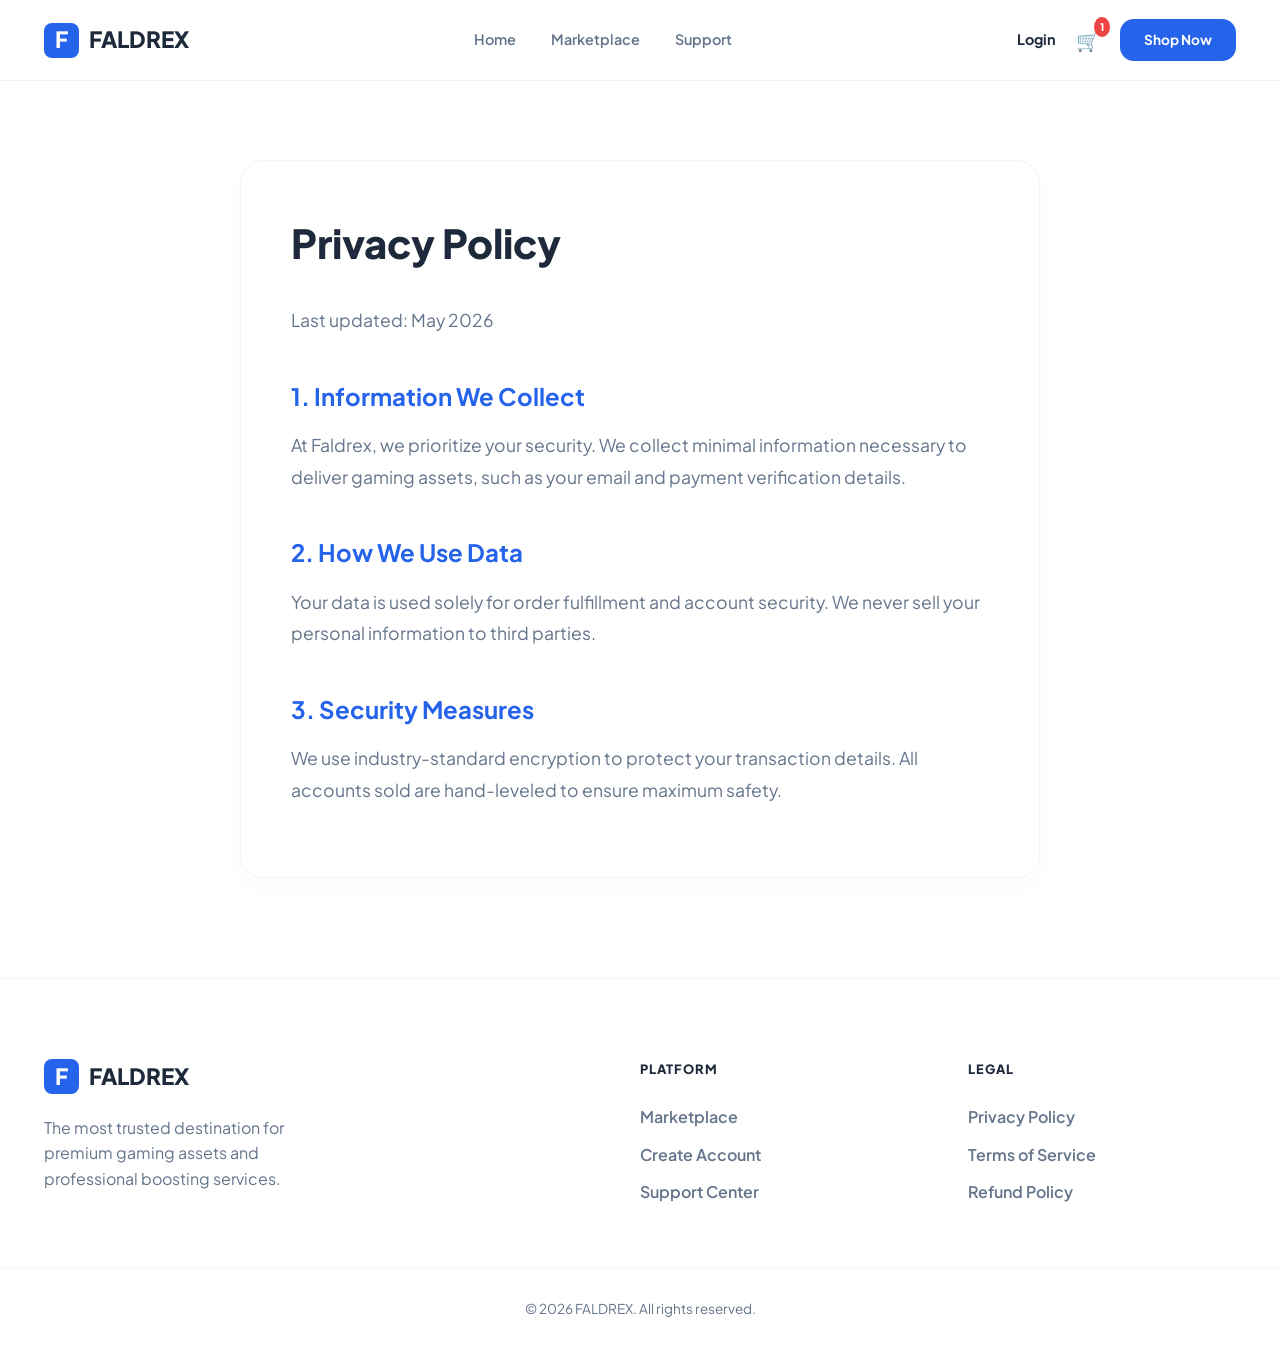
<file: about.html>
<!DOCTYPE html>
<html lang="en">
<head>
    <meta charset="UTF-8">
    <meta name="viewport" content="width=device-width, initial-scale=1.0">
    <title>Privacy Policy | FALDREX</title>
    <link href="https://fonts.googleapis.com/css2?family=Plus+Jakarta+Sans:wght@400;600;800&display=swap" rel="stylesheet">
    <link rel="stylesheet" href="style.css">
    <style>
        .legal-page { padding: 160px 0 100px; }
        .legal-content { max-width: 800px; margin: 0 auto; background: white; padding: 50px; border-radius: 24px; border: 1px solid #f1f5f9; box-shadow: 0 10px 30px rgba(0,0,0,0.02); }
        .legal-content h1 { font-size: 2.5rem; font-weight: 800; margin-bottom: 30px; color: var(--text-main); }
        .legal-content h2 { font-size: 1.5rem; font-weight: 700; margin-top: 40px; margin-bottom: 15px; color: var(--primary); }
        .legal-content p { color: var(--text-muted); margin-bottom: 20px; font-size: 1.1rem; line-height: 1.8; }
        .legal-content ul { margin-bottom: 25px; padding-left: 20px; color: var(--text-muted); }
        .legal-content li { margin-bottom: 10px; }
    </style>
</head>
<body>

    <header class="main-header">
    <div class="container nav-bar">
        <a href="index.html" class="logo">
            <div class="logo-mark">F</div> FALDREX
        </a>

        <nav class="desktop-nav">
            <a href="index.html">Home</a>
            <a href="marketplace.html">Marketplace</a>
            <a href="contact.html">Support</a>
        </nav>

        <div class="header-actions">
            <a href="auth.html" class="btn-login-link">Login</a>
            <a href="profile.html" class="user-avatar-link" style="display: none;">
                <div class="user-avatar-small">M</div>
            </a>
            <a href="checkout.html" class="cart-icon">
                🛒 <span class="cart-count">1</span>
            </a>
            <a href="marketplace.html" class="btn-primary-small">Shop Now</a>
        </div>
    </div>
    </header>
    
    <main class="legal-page">
        <div class="container">
            <article class="legal-content">
                <h1>Privacy Policy</h1>
                <p>Last updated: May 2026</p>
                
                <h2>1. Information We Collect</h2>
                <p>At Faldrex, we prioritize your security. We collect minimal information necessary to deliver gaming assets, such as your email and payment verification details.</p>
                
                <h2>2. How We Use Data</h2>
                <p>Your data is used solely for order fulfillment and account security. We never sell your personal information to third parties.</p>

                <h2>3. Security Measures</h2>
                <p>We use industry-standard encryption to protect your transaction details. All accounts sold are hand-leveled to ensure maximum safety.</p>
            </article>
        </div>
    </main>

    <footer class="main-footer">
    <div class="container footer-grid">
        <div class="footer-brand">
            <a href="index.html" class="logo"><div class="logo-mark">F</div> FALDREX</a>
            <p>The most trusted destination for premium gaming assets and professional boosting services.</p>
        </div>
        
        <div class="footer-links">
            <h4>Platform</h4>
            <ul>
                <li><a href="marketplace.html">Marketplace</a></li>
                <li><a href="auth.html">Create Account</a></li>
                <li><a href="contact.html">Support Center</a></li>
            </ul>
        </div>

        <div class="footer-links">
            <h4>Legal</h4>
            <ul>
                <li><a href="legal.html">Privacy Policy</a></li>
                <li><a href="legal.html">Terms of Service</a></li>
                <li><a href="legal.html">Refund Policy</a></li>
            </ul>
        </div>
    </div>
    <div class="copyright-bar">
        <div class="container">
            <p>&copy; 2026 FALDREX. All rights reserved.</p>
        </div>
    </div>
    </footer>
    
</body>
</html>
</file>
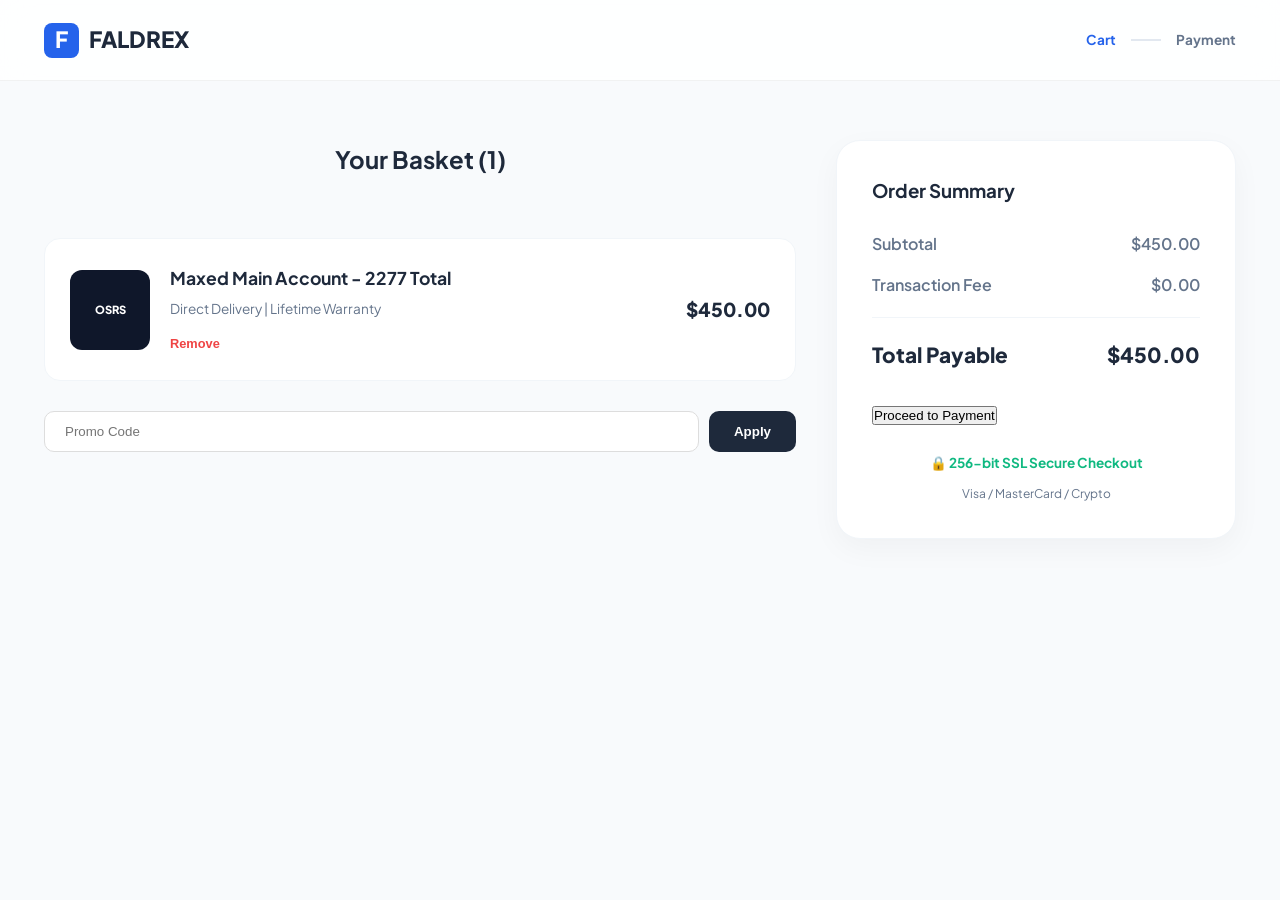
<file: checkout.html>
<!DOCTYPE html>
<html lang="en">
<head>
    <meta charset="UTF-8">
    <meta name="viewport" content="width=device-width, initial-scale=1.0">
    <title>Secure Checkout | FALDREX</title>
    <link href="https://fonts.googleapis.com/css2?family=Plus+Jakarta+Sans:wght@400;600;800&display=swap" rel="stylesheet">
    <link rel="stylesheet" href="style.css">
    <link rel="stylesheet" href="checkout.css">
</head>
<body>

    <header class="main-header">
        <div class="container nav-bar">
            <a href="index.html" class="logo"><div class="logo-mark">F</div> FALDREX</a>
            <div class="checkout-steps">
                <span class="step active">Cart</span>
                <span class="step-line"></span>
                <span class="step">Payment</span>
            </div>
        </div>
    </header>

    <main class="checkout-wrapper">
        <div class="container checkout-grid">
            
            <div class="cart-items-section">
                <h2 class="section-title">Your Basket (1)</h2>
                
                <div class="cart-item-card">
                    <div class="item-img-mini">OSRS</div>
                    <div class="item-info">
                        <h3>Maxed Main Account - 2277 Total</h3>
                        <p>Direct Delivery | Lifetime Warranty</p>
                        <div class="item-controls">
                            <button class="remove-btn">Remove</button>
                        </div>
                    </div>
                    <div class="item-price">$450.00</div>
                </div>

                <div class="promo-box">
                    <input type="text" placeholder="Promo Code">
                    <button class="btn-apply">Apply</button>
                </div>
            </div>

            <aside class="order-summary">
                <div class="summary-card">
                    <h3>Order Summary</h3>
                    <div class="summary-row">
                        <span>Subtotal</span>
                        <span>$450.00</span>
                    </div>
                    <div class="summary-row">
                        <span>Transaction Fee</span>
                        <span>$0.00</span>
                    </div>
                    <hr class="divider">
                    <div class="summary-row total">
                        <span>Total Payable</span>
                        <span>$450.00</span>
                    </div>

                    <button class="btn-primary-full mt-20">Proceed to Payment</button>
                    
                    <div class="secure-info">
                        <p>🔒 256-bit SSL Secure Checkout</p>
                        <div class="payment-icons">
                            <span>Visa / MasterCard / Crypto</span>
                        </div>
                    </div>
                </div>
            </aside>

        </div>
    </main>

</body>
</html>
</file>
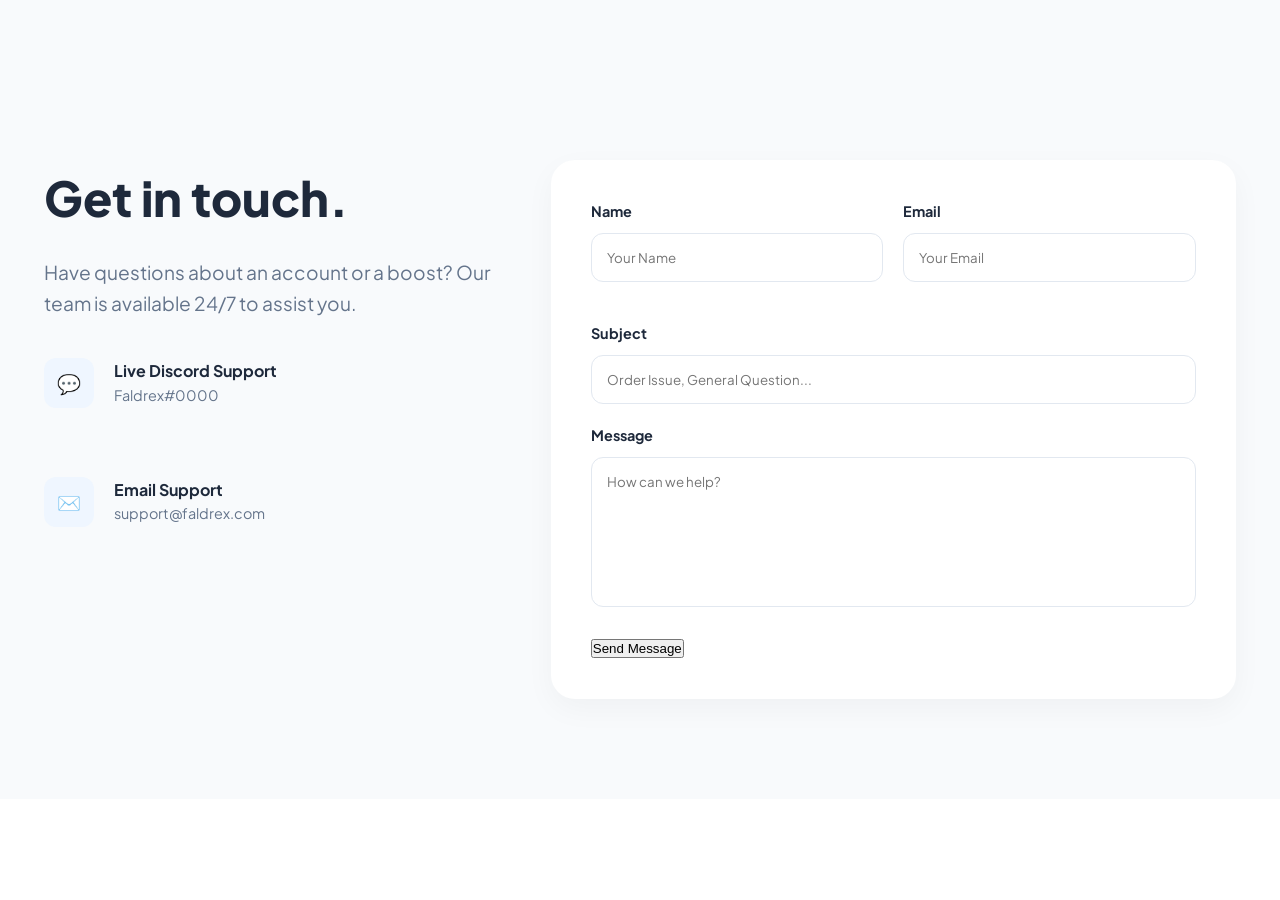
<file: contact.html>
<!DOCTYPE html>
<html lang="en">
<head>
    <meta charset="UTF-8">
    <meta name="viewport" content="width=device-width, initial-scale=1.0">
    <title>Contact Support | FALDREX</title>
    <link href="https://fonts.googleapis.com/css2?family=Plus+Jakarta+Sans:wght@400;600;800&display=swap" rel="stylesheet">
    <link rel="stylesheet" href="style.css">
    <style>
        .contact-page { padding: 160px 0 100px; background: var(--bg-soft); }
        .contact-grid { display: grid; grid-template-columns: 1fr 1.5fr; gap: 50px; align-items: start; }
        .contact-info h1 { font-size: 3rem; font-weight: 800; margin-bottom: 20px; }
        .contact-info p { color: var(--text-muted); font-size: 1.2rem; margin-bottom: 40px; }
        
        .contact-card { background: white; padding: 40px; border-radius: 24px; box-shadow: var(--shadow-subtle); }
        .form-row { display: grid; grid-template-columns: 1fr 1fr; gap: 20px; margin-bottom: 20px; }
        .input-box { margin-bottom: 20px; }
        .input-box label { display: block; font-weight: 700; margin-bottom: 10px; font-size: 0.9rem; }
        .input-box input, .input-box textarea { width: 100%; padding: 15px; border-radius: 12px; border: 1px solid #e2e8f0; font-family: inherit; }
        .input-box textarea { height: 150px; resize: none; }
        
        .contact-method { display: flex; gap: 20px; margin-bottom: 30px; }
        .method-icon { width: 50px; height: 50px; background: var(--primary-light); color: var(--primary); border-radius: 12px; display: flex; align-items: center; justify-content: center; font-size: 1.2rem; }
        .method-text h4 { font-weight: 700; }
        .method-text p { font-size: 0.9rem; color: var(--text-muted); }
    </style>
</head>
<body>
    <main class="contact-page">
        <div class="container contact-grid">
            <div class="contact-info">
                <h1>Get in touch.</h1>
                <p>Have questions about an account or a boost? Our team is available 24/7 to assist you.</p>
                
                <div class="contact-method">
                    <div class="method-icon">💬</div>
                    <div class="method-text">
                        <h4>Live Discord Support</h4>
                        <p>Faldrex#0000</p>
                    </div>
                </div>
                <div class="contact-method">
                    <div class="method-icon">✉️</div>
                    <div class="method-text">
                        <h4>Email Support</h4>
                        <p>support@faldrex.com</p>
                    </div>
                </div>
            </div>

            <div class="contact-card">
                <form>
                    <div class="form-row">
                        <div class="input-box">
                            <label>Name</label>
                            <input type="text" placeholder="Your Name">
                        </div>
                        <div class="input-box">
                            <label>Email</label>
                            <input type="email" placeholder="Your Email">
                        </div>
                    </div>
                    <div class="input-box">
                        <label>Subject</label>
                        <input type="text" placeholder="Order Issue, General Question...">
                    </div>
                    <div class="input-box">
                        <label>Message</label>
                        <textarea placeholder="How can we help?"></textarea>
                    </div>
                    <button class="btn-primary-full">Send Message</button>
                </form>
            </div>
        </div>
    </main>
</body>
</html>
</file>
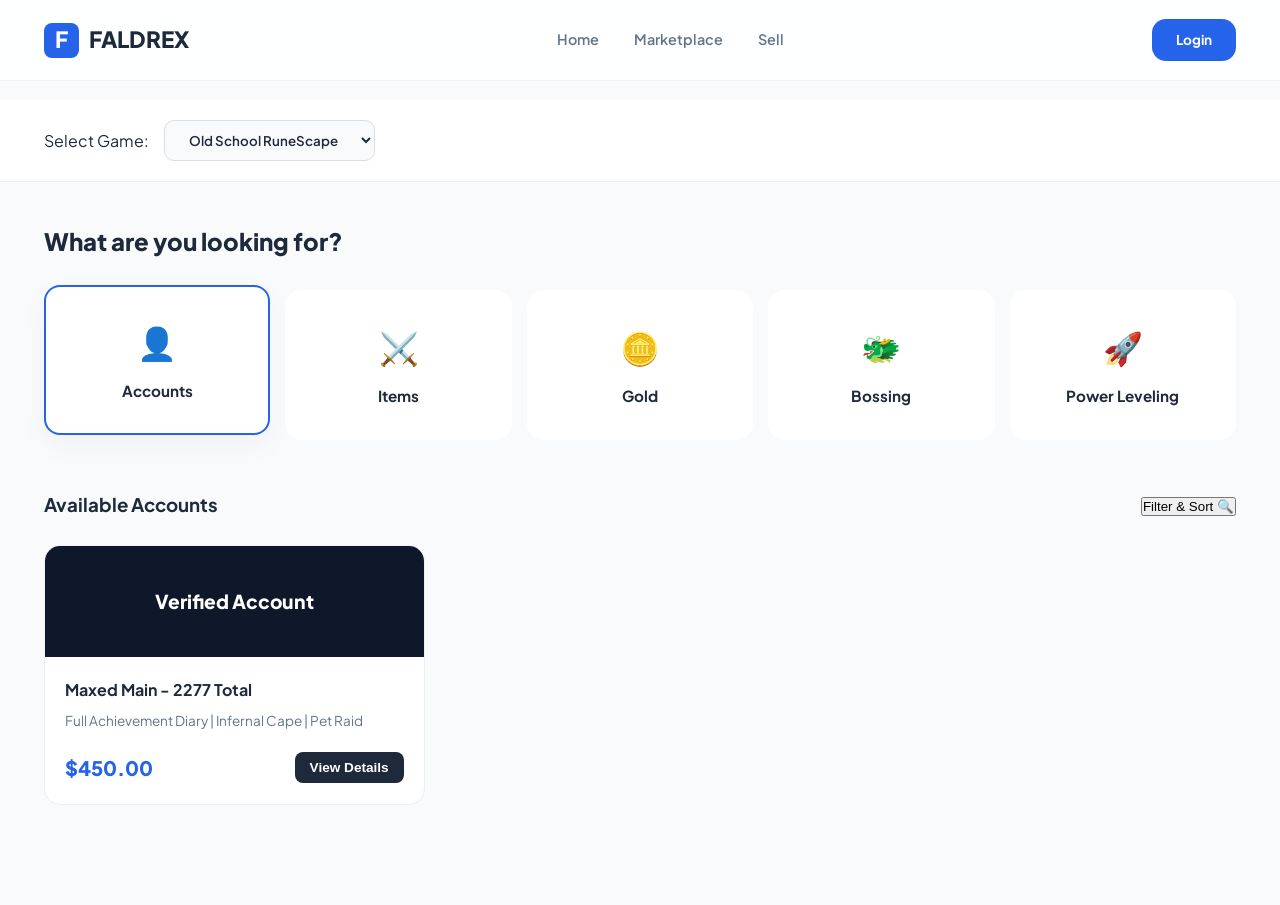
<file: marketplace.html>
<!DOCTYPE html>
<html lang="en">
<head>
    <meta charset="UTF-8">
    <meta name="viewport" content="width=device-width, initial-scale=1.0">
    <title>Marketplace | FALDREX</title>
    <link href="https://fonts.googleapis.com/css2?family=Plus+Jakarta+Sans:wght@400;600;800&display=swap" rel="stylesheet">
    <link rel="stylesheet" href="style.css"> <link rel="stylesheet" href="marketplace.css"> </head>
<body>

    <header class="main-header">
        <div class="container nav-bar">
            <a href="index.html" class="logo"><div class="logo-mark">F</div> FALDREX</a>
            <nav class="desktop-nav">
                <a href="index.html">Home</a>
                <a href="#market">Marketplace</a>
                <a href="#">Sell</a>
            </nav>
            <a href="#" class="btn-primary-small">Login</a>
        </div>
    </header>

    <main class="market-page">
        <section class="game-selector">
            <div class="container">
                <div class="selector-box">
                    <span>Select Game:</span>
                    <select id="game-select" class="custom-select">
                        <option value="osrs">Old School RuneScape</option>
                        <option value="wow">World of Warcraft</option>
                        <option value="lol">League of Legends</option>
                    </select>
                </div>
            </div>
        </section>

        <section class="container shop-categories">
            <h2 class="market-title">What are you looking for?</h2>
            <div class="category-grid">
                <div class="cat-card active">
                    <div class="cat-icon">👤</div>
                    <h4>Accounts</h4>
                </div>
                <div class="cat-card">
                    <div class="cat-icon">⚔️</div>
                    <h4>Items</h4>
                </div>
                <div class="cat-card">
                    <div class="cat-icon">🪙</div>
                    <h4>Gold</h4>
                </div>
                <div class="cat-card">
                    <div class="cat-icon">🐲</div>
                    <h4>Bossing</h4>
                </div>
                <div class="cat-card">
                    <div class="cat-icon">🚀</div>
                    <h4>Power Leveling</h4>
                </div>
            </div>
        </section>

        <section class="container products-section">
            <div class="products-header">
                <h3>Available Accounts</h3>
                <div class="filters">
                    <button class="filter-btn">Filter & Sort 🔍</button>
                </div>
            </div>
            
            <div class="products-grid">
                <div class="product-card">
                    <div class="product-img-tag">Verified Account</div>
                    <div class="product-details">
                        <h4>Maxed Main - 2277 Total</h4>
                        <p>Full Achievement Diary | Infernal Cape | Pet Raid</p>
                        <div class="price-row">
                            <span class="price">$450.00</span>
                            <button class="buy-btn">View Details</button>
                        </div>
                    </div>
                </div>
                </div>
        </section>
    </main>

</body>
</html>
</file>
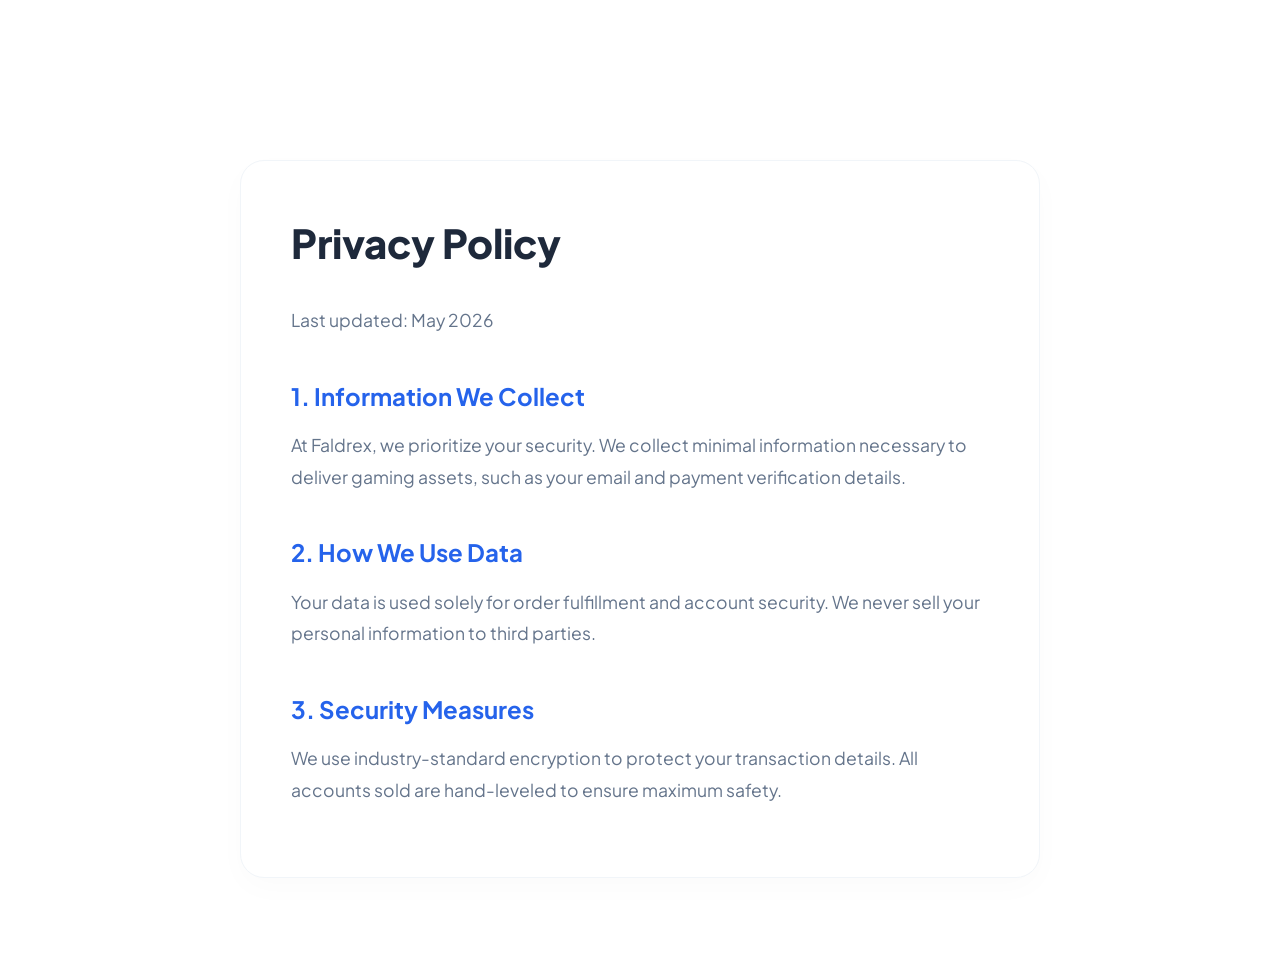
<file: privacy.html>
<!DOCTYPE html>
<html lang="en">
<head>
    <meta charset="UTF-8">
    <meta name="viewport" content="width=device-width, initial-scale=1.0">
    <title>Privacy Policy | FALDREX</title>
    <link href="https://fonts.googleapis.com/css2?family=Plus+Jakarta+Sans:wght@400;600;800&display=swap" rel="stylesheet">
    <link rel="stylesheet" href="style.css">
    <style>
        .legal-page { padding: 160px 0 100px; }
        .legal-content { max-width: 800px; margin: 0 auto; background: white; padding: 50px; border-radius: 24px; border: 1px solid #f1f5f9; box-shadow: 0 10px 30px rgba(0,0,0,0.02); }
        .legal-content h1 { font-size: 2.5rem; font-weight: 800; margin-bottom: 30px; color: var(--text-main); }
        .legal-content h2 { font-size: 1.5rem; font-weight: 700; margin-top: 40px; margin-bottom: 15px; color: var(--primary); }
        .legal-content p { color: var(--text-muted); margin-bottom: 20px; font-size: 1.1rem; line-height: 1.8; }
        .legal-content ul { margin-bottom: 25px; padding-left: 20px; color: var(--text-muted); }
        .legal-content li { margin-bottom: 10px; }
    </style>
</head>
<body>
    <main class="legal-page">
        <div class="container">
            <article class="legal-content">
                <h1>Privacy Policy</h1>
                <p>Last updated: May 2026</p>
                
                <h2>1. Information We Collect</h2>
                <p>At Faldrex, we prioritize your security. We collect minimal information necessary to deliver gaming assets, such as your email and payment verification details.</p>
                
                <h2>2. How We Use Data</h2>
                <p>Your data is used solely for order fulfillment and account security. We never sell your personal information to third parties.</p>

                <h2>3. Security Measures</h2>
                <p>We use industry-standard encryption to protect your transaction details. All accounts sold are hand-leveled to ensure maximum safety.</p>
            </article>
        </div>
    </main>
</body>
</html>
</file>
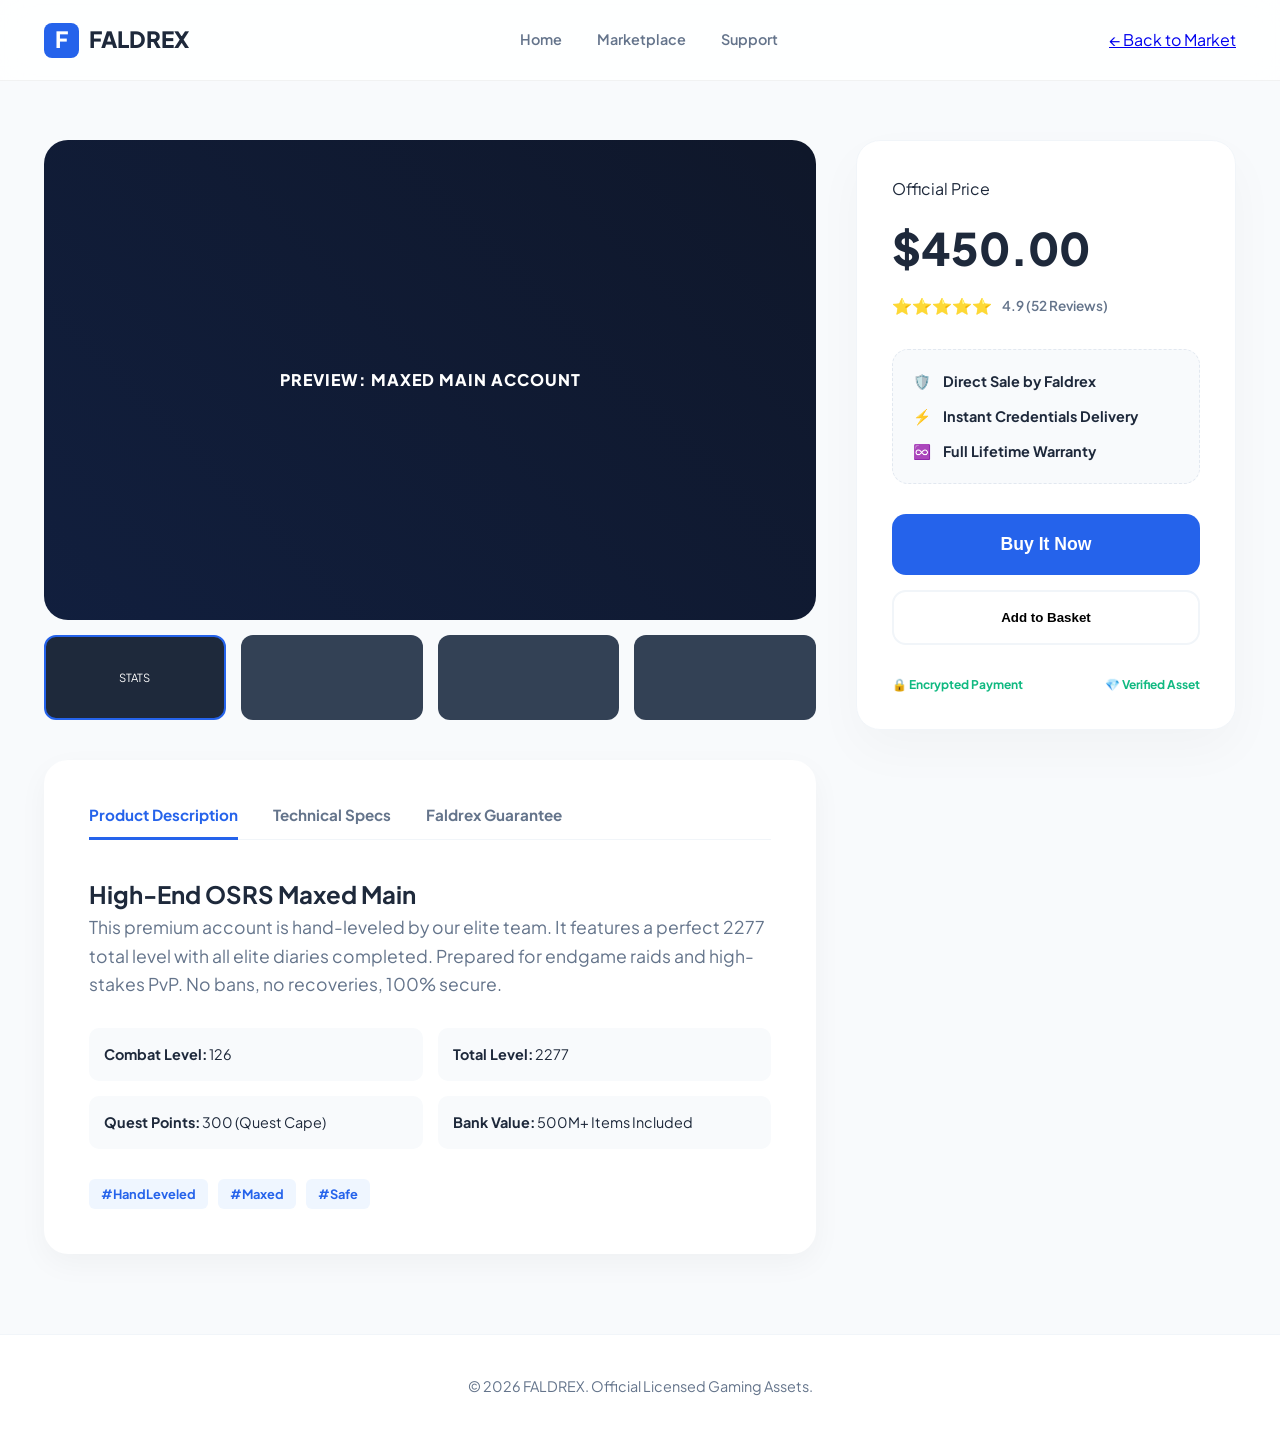
<file: product.html>
<!DOCTYPE html>
<html lang="en">
<head>
    <meta charset="UTF-8">
    <meta name="viewport" content="width=device-width, initial-scale=1.0">
    <title>Maxed Main Account | FALDREX Official Store</title>
    <link href="https://fonts.googleapis.com/css2?family=Plus+Jakarta+Sans:wght@400;500;600;700;800&display=swap" rel="stylesheet">
    <link rel="stylesheet" href="style.css">
    <link rel="stylesheet" href="product.css">
</head>
<body>

    <header class="main-header">
        <div class="container nav-bar">
            <a href="index.html" class="logo">
                <div class="logo-mark">F</div> FALDREX
            </a>
            <nav class="desktop-nav">
                <a href="index.html">Home</a>
                <a href="marketplace.html">Marketplace</a>
                <a href="#">Support</a>
            </nav>
            <div class="header-btns">
                <a href="marketplace.html" class="btn-secondary-small">← Back to Market</a>
            </div>
        </div>
    </header>

    <main class="product-page-wrapper">
        <div class="container product-container">
            
            <div class="product-main">
                <div class="product-gallery">
                    <div class="main-img-placeholder">
                        <div class="img-overlay">
                            <span>PREVIEW: MAXED MAIN ACCOUNT</span>
                        </div>
                    </div>
                    <div class="thumb-grid">
                        <div class="thumb active" style="background: #1e293b; display: flex; align-items: center; justify-content: center; color: white; font-size: 0.7rem;">STATS</div>
                        <div class="thumb" style="background: #334155;"></div>
                        <div class="thumb" style="background: #334155;"></div>
                        <div class="thumb" style="background: #334155;"></div>
                    </div>
                </div>

                <div class="product-info-tabs">
                    <div class="tabs-header">
                        <button class="tab-btn active">Product Description</button>
                        <button class="tab-btn">Technical Specs</button>
                        <button class="tab-btn">Faldrex Guarantee</button>
                    </div>
                    <div class="tab-content">
                        <h2>High-End OSRS Maxed Main</h2>
                        <p class="description-text">
                            This premium account is hand-leveled by our elite team. It features a perfect 2277 total level with all elite diaries completed. Prepared for endgame raids and high-stakes PvP. No bans, no recoveries, 100% secure.
                        </p>
                        
                        <div class="features-list">
                            <div class="feat-item"><strong>Combat Level:</strong> 126</div>
                            <div class="feat-item"><strong>Total Level:</strong> 2277</div>
                            <div class="feat-item"><strong>Quest Points:</strong> 300 (Quest Cape)</div>
                            <div class="feat-item"><strong>Bank Value:</strong> 500M+ Items Included</div>
                        </div>

                        <div class="product-tags">
                            <span class="tag">#HandLeveled</span>
                            <span class="tag">#Maxed</span>
                            <span class="tag">#Safe</span>
                        </div>
                    </div>
                </div>
            </div>

            <aside class="product-sidebar">
                <div class="checkout-card">
                    <div class="price-section">
                        <span class="label">Official Price</span>
                        <h2 class="main-price">$450.00</h2>
                        
                        <div class="product-rating">
                            <span class="stars">⭐⭐⭐⭐⭐</span>
                            <span class="rating-count">4.9 (52 Reviews)</span>
                        </div>
                    </div>
                    
                    <div class="official-guarantee">
                        <div class="guarantee-item">
                            <span class="g-icon">🛡️</span>
                            <span>Direct Sale by Faldrex</span>
                        </div>
                        <div class="guarantee-item">
                            <span class="g-icon">⚡</span>
                            <span>Instant Credentials Delivery</span>
                        </div>
                        <div class="guarantee-item">
                            <span class="g-icon">♾️</span>
                            <span>Full Lifetime Warranty</span>
                        </div>
                    </div>

                    <div class="action-btns">
                        <button class="btn-primary-full">Buy It Now</button>
                        <button class="btn-outline-full">Add to Basket</button>
                    </div>

                    <div class="trust-footer">
                        <div class="trust-badge-small">🔒 Encrypted Payment</div>
                        <div class="trust-badge-small">💎 Verified Asset</div>
                    </div>
                </div>
            </aside>

        </div>
    </main>

    <footer class="simple-footer">
        <div class="container">
            <p>&copy; 2026 FALDREX. Official Licensed Gaming Assets.</p>
        </div>
    </footer>

</body>
</html>
</file>
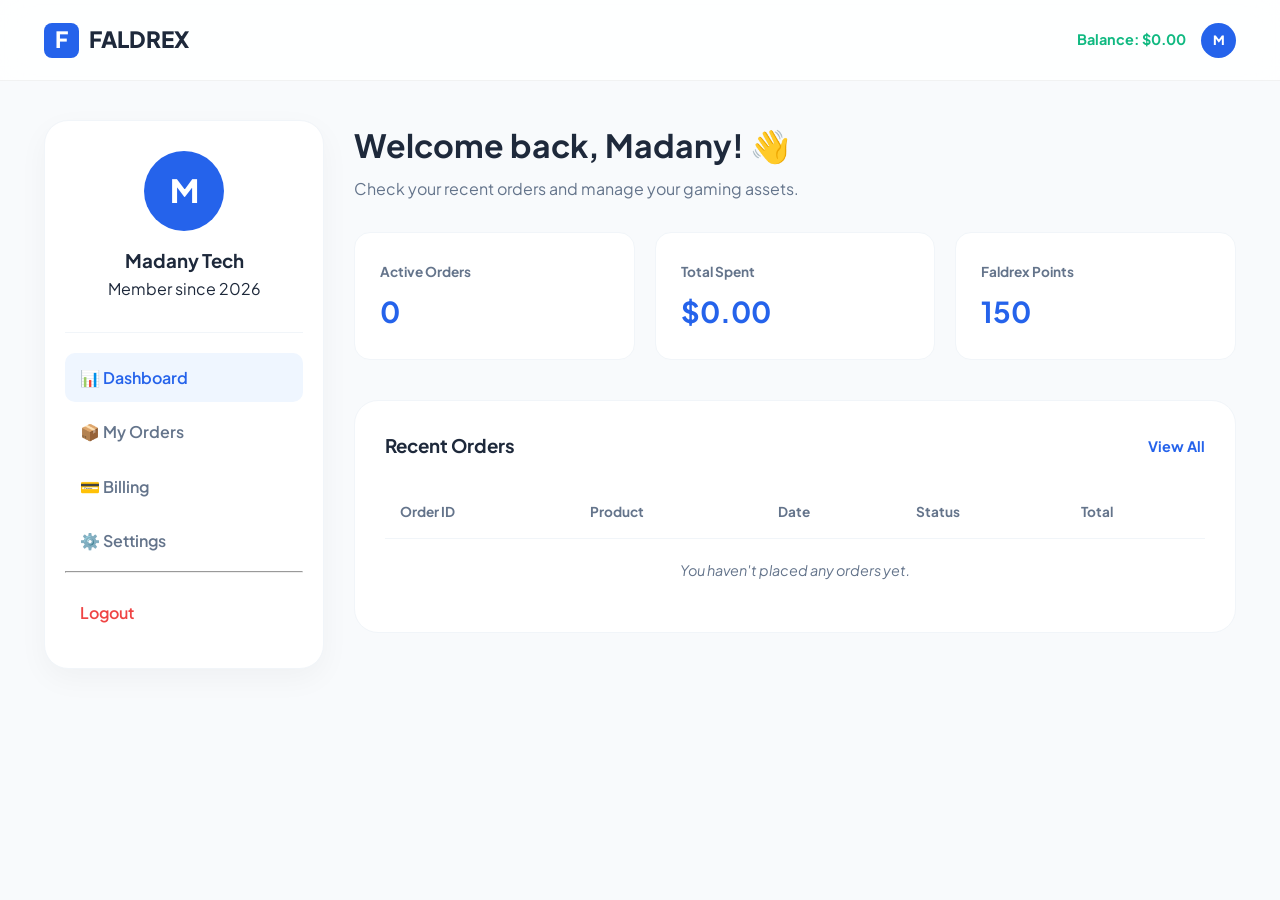
<file: profile.html>
<!DOCTYPE html>
<html lang="en">
<head>
    <meta charset="UTF-8">
    <meta name="viewport" content="width=device-width, initial-scale=1.0">
    <title>My Profile | FALDREX</title>
    <link href="https://fonts.googleapis.com/css2?family=Plus+Jakarta+Sans:wght@400;600;800&display=swap" rel="stylesheet">
    <link rel="stylesheet" href="style.css">
    <link rel="stylesheet" href="profile.css">
</head>
<body>

    <header class="main-header">
        <div class="container nav-bar">
            <a href="index.html" class="logo"><div class="logo-mark">F</div> FALDREX</a>
            <div class="user-nav">
                <span class="user-balance">Balance: $0.00</span>
                <div class="user-avatar-small">M</div>
            </div>
        </div>
    </header>

    <main class="profile-wrapper">
        <div class="container profile-grid">
            
            <aside class="profile-sidebar">
                <div class="profile-user-card">
                    <div class="avatar-large">M</div>
                    <h3>Madany Tech</h3>
                    <p>Member since 2026</p>
                </div>
                <nav class="profile-nav">
                    <a href="#" class="nav-item active">📊 Dashboard</a>
                    <a href="#" class="nav-item">📦 My Orders</a>
                    <a href="#" class="nav-item">💳 Billing</a>
                    <a href="#" class="nav-item">⚙️ Settings</a>
                    <hr>
                    <a href="#" class="nav-item logout">Logout</a>
                </nav>
            </aside>

            <section class="profile-content">
                <div class="welcome-banner">
                    <h2>Welcome back, Madany! 👋</h2>
                    <p>Check your recent orders and manage your gaming assets.</p>
                </div>

                <div class="stats-grid">
                    <div class="stat-card">
                        <span>Active Orders</span>
                        <h3>0</h3>
                    </div>
                    <div class="stat-card">
                        <span>Total Spent</span>
                        <h3>$0.00</h3>
                    </div>
                    <div class="stat-card">
                        <span>Faldrex Points</span>
                        <h3>150</h3>
                    </div>
                </div>

                <div class="recent-orders">
                    <div class="table-header">
                        <h3>Recent Orders</h3>
                        <a href="#" class="view-all">View All</a>
                    </div>
                    <div class="orders-table-wrapper">
                        <table class="orders-table">
                            <thead>
                                <tr>
                                    <th>Order ID</th>
                                    <th>Product</th>
                                    <th>Date</th>
                                    <th>Status</th>
                                    <th>Total</th>
                                </tr>
                            </thead>
                            <tbody>
                                <tr>
                                    <td colspan="5" class="empty-state">You haven't placed any orders yet.</td>
                                </tr>
                            </tbody>
                        </table>
                    </div>
                </div>
            </section>

        </div>
    </main>

</body>
</html>
</file>
<file: style.css>
/* --- Core Variables & Reset --- */
:root {
    --primary: #2563eb; 
    --primary-light: #eff6ff;
    --accent-gold: linear-gradient(135deg, #e2b04a 0%, #f9d976 100%);
    --text-main: #1e293b;
    --text-muted: #64748b;
    --bg-white: #ffffff;
    --bg-soft: #f8fafc;
    --transition: all 0.5s cubic-bezier(0.16, 1, 0.3, 1);
    --radius-lg: 24px;
    --radius-md: 16px;
    --shadow-subtle: 0 10px 30px rgba(0, 0, 0, 0.04);
}

* {
    margin: 0; padding: 0; box-sizing: border-box;
    -webkit-font-smoothing: antialiased;
}

body {
    font-family: 'Plus Jakarta Sans', sans-serif;
    background-color: var(--bg-white);
    color: var(--text-main);
    overflow-x: hidden;
    scroll-behavior: smooth;
    line-height: 1.6;
}

.container {
    max-width: 1240px;
    margin: 0 auto;
    padding: 0 24px;
}

/* --- Navigation --- */
.main-header {
    position: fixed; top: 0; width: 100%; z-index: 1000;
    background: rgba(255, 255, 255, 0.85);
    backdrop-filter: blur(15px);
    border-bottom: 1px solid rgba(0, 0, 0, 0.05);
}

.nav-bar {
    height: 80px;
    display: flex; justify-content: space-between; align-items: center;
}

.logo {
    font-weight: 800; font-size: 1.4rem;
    display: flex; align-items: center; gap: 10px;
    text-decoration: none; color: var(--text-main);
}

.logo-mark {
    width: 35px; height: 35px; background: var(--primary);
    border-radius: 8px; display: flex; align-items: center;
    justify-content: center; color: white;
}

.desktop-nav { display: flex; gap: 35px; }
.desktop-nav a {
    text-decoration: none; color: var(--text-muted);
    font-weight: 600; font-size: 0.9rem; transition: var(--transition);
}
.desktop-nav a:hover { color: var(--primary); }

/* --- Hero Section (Centred & Background Style) --- */
.hero {
    position: relative;
    padding: 220px 0 160px;
    background: linear-gradient(rgba(15, 23, 42, 0.75), rgba(15, 23, 42, 0.85)), 
                url('https://images.unsplash.com/photo-1542751371-adc38448a05e?auto=format&fit=crop&q=80&w=1600');
    background-size: cover;
    background-position: center;
    background-attachment: fixed;
    color: white;
    
    /* توسيط المحتوى بالكامل عمودياً وأفقياً */
    display: flex;
    align-items: center;
    justify-content: center;
    text-align: center;
}

.hero-content { 
    max-width: 850px; 
    margin: 0 auto; 
    position: relative; 
    z-index: 5; 
}

.hero-badge {
    display: inline-flex; padding: 6px 16px;
    background: rgba(37, 99, 235, 0.2);
    border: 1px solid rgba(37, 99, 235, 0.4);
    color: #60a5fa; border-radius: 100px;
    font-size: 0.8rem; font-weight: 700; margin-bottom: 24px;
}

.hero h1 {
    font-size: clamp(2.8rem, 7vw, 4.8rem);
    font-weight: 800; line-height: 1.1; letter-spacing: -2px; margin-bottom: 24px;
    color: #ffffff;
}

.hero h1 span {
    background: var(--accent-gold);
    -webkit-background-clip: text;
    -webkit-text-fill-color: transparent;
}

.hero-p {
    font-size: 1.3rem; color: #cbd5e1;
    margin: 0 auto 45px; 
    max-width: 650px;
}

/* --- Buttons --- */
.btn-group {
    display: flex;
    gap: 16px;
    justify-content: center; /* توسيط الأزرار */
}

.btn-primary, .btn-primary-small, .btn-secondary {
    padding: 16px 36px; border-radius: 14px;
    font-weight: 700; text-decoration: none; display: inline-block;
    transition: var(--transition); cursor: pointer; border: none;
}

.btn-primary {
    background: var(--primary); color: white;
    box-shadow: 0 15px 35px rgba(37, 99, 235, 0.3);
}

.btn-primary-small { padding: 10px 24px; font-size: 0.85rem; background: var(--primary); color: white; }

.btn-secondary {
    background: rgba(255, 255, 255, 0.1);
    color: white; border: 1px solid rgba(255, 255, 255, 0.2);
    backdrop-filter: blur(5px);
}

.btn-secondary:hover { background: rgba(255, 255, 255, 0.2); }

/* --- Services Grid --- */
.section { padding: 100px 0; }
.section-gray { background: var(--bg-soft); }
.section-title { text-align: center; margin-bottom: 60px; }
.section-title h2 { font-size: 2.5rem; font-weight: 800; margin-bottom: 15px; }

.services-grid {
    display: grid; grid-template-columns: repeat(auto-fit, minmax(300px, 1fr)); gap: 24px;
}

.service-card {
    background: white; padding: 40px; border-radius: var(--radius-lg);
    border: 1px solid rgba(0,0,0,0.02); transition: var(--transition);
}

.service-card:hover { transform: translateY(-10px); box-shadow: 0 30px 60px rgba(0,0,0,0.05); }

.icon-box {
    width: 55px; height: 55px; background: var(--primary-light);
    border-radius: 14px; display: flex; align-items: center;
    justify-content: center; font-size: 1.6rem; margin-bottom: 25px;
}

/* --- Trust & Testimonials --- */
.trust-grid { display: grid; grid-template-columns: repeat(auto-fit, minmax(300px, 1fr)); gap: 40px; }
.trust-item { display: flex; gap: 20px; }
.trust-icon { font-size: 1.8rem; background: white; width: 60px; height: 60px; border-radius: 50%; display: flex; align-items: center; justify-content: center; box-shadow: var(--shadow-subtle); flex-shrink: 0; }

.testimonial-grid { display: grid; grid-template-columns: repeat(auto-fit, minmax(300px, 1fr)); gap: 30px; }
.testimonial-card { background: white; padding: 35px; border-radius: var(--radius-md); border: 1px solid #f1f5f9; position: relative; }
.quote-icon { font-size: 3rem; color: var(--primary-light); position: absolute; top: 15px; right: 25px; font-family: serif; }
.user-info { display: flex; align-items: center; gap: 15px; margin-top: 25px; }
.user-info img { width: 50px; height: 50px; border-radius: 50%; object-fit: cover; }

/* --- Footer --- */
footer { padding: 80px 0 40px; border-top: 1px solid #f1f5f9; }
.footer-grid { display: grid; grid-template-columns: 2fr repeat(3, 1fr); gap: 50px; }
.footer-links ul { list-style: none; margin-top: 20px; }
.footer-links li { margin-bottom: 12px; }
.footer-links a { text-decoration: none; color: var(--text-muted); transition: 0.3s; }
.footer-links a:hover { color: var(--primary); padding-left: 5px; }
.copyright-text { text-align: center; margin-top: 50px; padding-top: 30px; border-top: 1px solid #f1f5f9; color: var(--text-muted); font-size: 0.85rem; }

/* --- Mobile Responsive --- */
@media (max-width: 992px) {
    .hero { padding: 180px 0 100px; text-align: center; background-attachment: scroll; }
    .hero-content { margin: 0 auto; }
    .btn-group { flex-direction: column; }
    .btn-primary, .btn-secondary { width: 100%; }
    .desktop-nav { display: none; }
    .footer-grid { grid-template-columns: 1fr 1fr; }
}

@media (max-width: 640px) {
    .footer-grid { grid-template-columns: 1fr; }
}

/* --- Global Header Adjustments --- */
.header-actions {
    display: flex;
    align-items: center;
    gap: 20px;
}

.btn-login-link {
    text-decoration: none;
    color: var(--text-main);
    font-weight: 700;
    font-size: 0.9rem;
}

.cart-icon {
    text-decoration: none;
    position: relative;
    font-size: 1.2rem;
}

.cart-count {
    position: absolute;
    top: -8px; right: -10px;
    background: #ef4444;
    color: white;
    font-size: 0.65rem;
    padding: 2px 6px;
    border-radius: 50%;
    font-weight: 800;
}

/* --- Global Footer Styling --- */
.main-footer {
    background: white;
    padding: 80px 0 0;
    border-top: 1px solid #f1f5f9;
}

.footer-grid {
    display: grid;
    grid-template-columns: 2fr 1fr 1fr;
    gap: 60px;
    margin-bottom: 50px;
}

.footer-brand p {
    margin-top: 20px;
    color: var(--text-muted);
    max-width: 300px;
}

.footer-links h4 {
    margin-bottom: 25px;
    font-weight: 800;
    text-transform: uppercase;
    font-size: 0.8rem;
    letter-spacing: 1px;
}

.footer-links ul { list-style: none; }
.footer-links li { margin-bottom: 12px; }
.footer-links a {
    text-decoration: none;
    color: var(--text-muted);
    font-weight: 600;
    transition: 0.3s;
}

.footer-links a:hover { color: var(--primary); }

.copyright-bar {
    padding: 30px 0;
    border-top: 1px solid #f1f5f9;
    text-align: center;
    color: var(--text-muted);
    font-size: 0.85rem;
}

/* Responsive Footer */
@media (max-width: 768px) {
    .footer-grid { grid-template-columns: 1fr; gap: 40px; }
    .header-actions .btn-primary-small { display: none; } /* إخفاء زر Shop Now في الموبايل */
}
</file>
<file: checkout.css>
.checkout-wrapper {
    padding: 140px 0 80px;
    background: var(--bg-soft);
    min-height: 100vh;
}

.checkout-grid {
    display: grid;
    grid-template-columns: 1fr 400px;
    gap: 40px;
    align-items: start;
}

/* Steps Indicator */
.checkout-steps {
    display: flex;
    align-items: center;
    gap: 15px;
}

.step {
    font-size: 0.85rem;
    font-weight: 700;
    color: var(--text-muted);
}

.step.active { color: var(--primary); }

.step-line {
    width: 30px;
    height: 2px;
    background: #e2e8f0;
}

/* Cart Items */
.cart-item-card {
    background: white;
    padding: 25px;
    border-radius: var(--radius-md);
    display: flex;
    gap: 20px;
    align-items: center;
    margin-bottom: 20px;
    border: 1px solid #f1f5f9;
}

.item-img-mini {
    width: 80px;
    height: 80px;
    background: #0f172a;
    border-radius: 12px;
    color: white;
    display: flex;
    align-items: center;
    justify-content: center;
    font-weight: 800;
    font-size: 0.7rem;
}

.item-info h3 { font-size: 1.1rem; margin-bottom: 5px; }
.item-info p { font-size: 0.85rem; color: var(--text-muted); }

.item-controls { margin-top: 10px; }
.remove-btn {
    background: none; border: none; color: #ef4444; 
    font-weight: 600; font-size: 0.8rem; cursor: pointer;
}

.item-price {
    margin-left: auto;
    font-weight: 800;
    font-size: 1.2rem;
}

/* Promo Box */
.promo-box {
    display: flex;
    gap: 10px;
    margin-top: 30px;
}

.promo-box input {
    flex: 1;
    padding: 12px 20px;
    border-radius: 10px;
    border: 1px solid #ddd;
    outline: none;
}

.btn-apply {
    padding: 10px 25px;
    border-radius: 10px;
    background: var(--text-main);
    color: white;
    border: none;
    font-weight: 700;
    cursor: pointer;
}

/* Order Summary Sidebar */
.summary-card {
    background: white;
    padding: 35px;
    border-radius: var(--radius-lg);
    box-shadow: var(--shadow-subtle);
    border: 1px solid #f1f5f9;
}

.summary-card h3 { margin-bottom: 25px; }

.summary-row {
    display: flex;
    justify-content: space-between;
    margin-bottom: 15px;
    font-weight: 600;
    color: var(--text-muted);
}

.summary-row.total {
    font-size: 1.3rem;
    color: var(--text-main);
    font-weight: 800;
    margin-top: 20px;
}

.divider { border: none; border-top: 1px solid #f1f5f9; margin: 20px 0; }

.mt-20 { margin-top: 20px; }

.secure-info {
    margin-top: 25px;
    text-align: center;
}

.secure-info p { font-size: 0.85rem; font-weight: 700; color: #10b981; }

.payment-icons {
    margin-top: 10px;
    font-size: 0.75rem;
    color: var(--text-muted);
}

/* Mobile Responsive */
@media (max-width: 992px) {
    .checkout-grid { grid-template-columns: 1fr; }
    .order-summary { order: 2; }
}
</file>
<file: marketplace.css>
.market-page {
    padding-top: 100px;
    background: var(--bg-soft);
    min-height: 100vh;
}

/* Game Selector */
.game-selector {
    background: white;
    padding: 20px 0;
    border-bottom: 1px solid #eee;
    margin-bottom: 40px;
}

.selector-box {
    display: flex;
    align-items: center;
    gap: 15px;
}

.custom-select {
    padding: 10px 20px;
    border-radius: 10px;
    border: 1px solid #ddd;
    font-family: inherit;
    font-weight: 600;
    color: var(--text-main);
    background: var(--bg-soft);
}

/* Category Grid */
.market-title { margin-bottom: 30px; font-weight: 800; }

.category-grid {
    display: grid;
    grid-template-columns: repeat(auto-fit, minmax(180px, 1fr));
    gap: 15px;
    margin-bottom: 50px;
}

.cat-card {
    background: white;
    padding: 30px 20px;
    border-radius: var(--radius-md);
    text-align: center;
    cursor: pointer;
    transition: var(--transition);
    border: 2px solid transparent;
}

.cat-card:hover, .cat-card.active {
    border-color: var(--primary);
    transform: translateY(-5px);
    box-shadow: var(--shadow-subtle);
}

.cat-card .cat-icon { font-size: 2rem; margin-bottom: 10px; }
.cat-card h4 { font-weight: 700; font-size: 0.95rem; }

/* Products Section */
.products-header {
    display: flex;
    justify-content: space-between;
    align-items: center;
    margin-bottom: 25px;
}

.products-grid {
    display: grid;
    grid-template-columns: repeat(auto-fill, minmax(280px, 1fr));
    gap: 25px;
    padding-bottom: 100px;
}

.product-card {
    background: white;
    border-radius: var(--radius-md);
    overflow: hidden;
    transition: var(--transition);
    border: 1px solid #eee;
}

.product-card:hover { box-shadow: 0 20px 40px rgba(0,0,0,0.05); }

.product-img-tag {
    background: #0f172a;
    color: white;
    padding: 40px 20px;
    text-align: center;
    font-weight: 800;
    font-size: 1.2rem;
}

.product-details { padding: 20px; }
.product-details h4 { margin-bottom: 8px; font-weight: 700; }
.product-details p { font-size: 0.85rem; color: var(--text-muted); margin-bottom: 20px; }

.price-row {
    display: flex;
    justify-content: space-between;
    align-items: center;
}

.price { font-size: 1.25rem; font-weight: 800; color: var(--primary); }

.buy-btn {
    background: var(--text-main);
    color: white;
    border: none;
    padding: 8px 15px;
    border-radius: 8px;
    font-weight: 600;
    cursor: pointer;
    font-size: 0.85rem;
}
</file>
<file: product.css>
/* --- Product Page Layout --- */
.product-page-wrapper {
    padding: 140px 0 80px;
    background: var(--bg-soft);
    min-height: 100vh;
}

.product-container {
    display: grid;
    grid-template-columns: 1fr 380px;
    gap: 40px;
    align-items: start;
}

/* Gallery Styling */
.main-img-placeholder {
    background: #0f172a;
    height: 480px;
    border-radius: var(--radius-lg);
    overflow: hidden;
    position: relative;
}

.img-overlay {
    position: absolute;
    inset: 0;
    display: flex;
    align-items: center;
    justify-content: center;
    background: linear-gradient(45deg, rgba(37, 99, 235, 0.1), transparent);
    color: white;
    font-weight: 800;
    letter-spacing: 1px;
}

.thumb-grid {
    display: grid;
    grid-template-columns: repeat(4, 1fr);
    gap: 15px;
    margin-top: 15px;
}

.thumb {
    height: 85px;
    background: white;
    border-radius: 12px;
    cursor: pointer;
    border: 2px solid transparent;
    transition: var(--transition);
}

.thumb:hover { border-color: #cbd5e1; }
.thumb.active { border-color: var(--primary); }

/* Info Tabs */
.product-info-tabs {
    margin-top: 40px;
    background: white;
    padding: 45px;
    border-radius: var(--radius-lg);
    box-shadow: var(--shadow-subtle);
}

.tabs-header {
    display: flex;
    gap: 35px;
    border-bottom: 1px solid #f1f5f9;
    margin-bottom: 35px;
}

.tab-btn {
    padding-bottom: 15px;
    border: none;
    background: none;
    font-family: inherit;
    font-weight: 700;
    color: var(--text-muted);
    cursor: pointer;
    position: relative;
    font-size: 0.95rem;
}

.tab-btn.active { color: var(--primary); }
.tab-btn.active::after {
    content: '';
    position: absolute;
    bottom: -1px; left: 0; width: 100%; height: 3px;
    background: var(--primary);
}

.description-text {
    font-size: 1.1rem;
    color: var(--text-muted);
    margin-bottom: 30px;
}

.features-list {
    display: grid;
    grid-template-columns: 1fr 1fr;
    gap: 15px;
    margin-bottom: 30px;
}

.feat-item {
    padding: 15px;
    background: var(--bg-soft);
    border-radius: 10px;
    font-size: 0.9rem;
}

.product-tags {
    display: flex;
    gap: 10px;
}

.tag {
    background: var(--primary-light);
    color: var(--primary);
    padding: 5px 12px;
    border-radius: 6px;
    font-size: 0.8rem;
    font-weight: 700;
}

/* Sidebar Checkout Card */
.checkout-card {
    background: white;
    padding: 35px;
    border-radius: var(--radius-lg);
    border: 1px solid #f1f5f9;
    box-shadow: 0 20px 50px rgba(0,0,0,0.03);
    position: sticky;
    top: 110px;
}

.main-price {
    font-size: 2.8rem;
    font-weight: 800;
    color: var(--text-main);
    margin: 10px 0;
}

.product-rating {
    margin-bottom: 30px;
    display: flex;
    align-items: center;
    gap: 10px;
}

.rating-count {
    font-size: 0.85rem;
    font-weight: 600;
    color: var(--text-muted);
}

.official-guarantee {
    background: #f8fafc;
    padding: 20px;
    border-radius: 16px;
    margin-bottom: 30px;
    border: 1px dashed #e2e8f0;
}

.guarantee-item {
    display: flex;
    align-items: center;
    gap: 12px;
    font-size: 0.9rem;
    font-weight: 700;
    margin-bottom: 12px;
}

.guarantee-item:last-child { margin-bottom: 0; }

.action-btns {
    display: flex;
    flex-direction: column;
    gap: 15px;
}

.btn-primary-full {
    background: var(--primary);
    color: white;
    padding: 20px;
    border-radius: 14px;
    border: none;
    font-weight: 800;
    font-size: 1.1rem;
    cursor: pointer;
    transition: var(--transition);
}

.btn-primary-full:hover {
    transform: translateY(-3px);
    box-shadow: 0 10px 20px rgba(37, 99, 235, 0.2);
}

.btn-outline-full {
    background: transparent;
    border: 2px solid #f1f5f9;
    padding: 18px;
    border-radius: 14px;
    font-weight: 700;
    cursor: pointer;
}

.trust-footer {
    margin-top: 30px;
    display: flex;
    justify-content: space-between;
}

.trust-badge-small {
    font-size: 0.75rem;
    font-weight: 700;
    color: #10b981;
}

/* Footer Simple */
.simple-footer {
    padding: 40px 0;
    text-align: center;
    color: var(--text-muted);
    font-size: 0.9rem;
}

/* Responsive */
@media (max-width: 992px) {
    .product-container { grid-template-columns: 1fr; }
    .product-sidebar { position: static; }
    .main-img-placeholder { height: 350px; }
}
</file>
<file: profile.css>
.profile-wrapper {
    padding: 120px 0 80px;
    background: var(--bg-soft);
    min-height: 100vh;
}

.profile-grid {
    display: grid;
    grid-template-columns: 280px 1fr;
    gap: 30px;
    align-items: start;
}

/* Sidebar Styling */
.profile-sidebar {
    background: white;
    border-radius: var(--radius-lg);
    padding: 30px 20px;
    border: 1px solid #f1f5f9;
    box-shadow: var(--shadow-subtle);
}

.profile-user-card {
    text-align: center;
    padding-bottom: 30px;
    border-bottom: 1px solid #f1f5f9;
    margin-bottom: 20px;
}

.avatar-large {
    width: 80px; height: 80px;
    background: var(--primary);
    color: white;
    font-size: 2rem;
    font-weight: 800;
    border-radius: 50%;
    display: flex; align-items: center; justify-content: center;
    margin: 0 auto 15px;
}

.profile-nav { display: flex; flex-direction: column; gap: 5px; }

.nav-item {
    text-decoration: none;
    color: var(--text-muted);
    font-weight: 600;
    padding: 12px 15px;
    border-radius: 10px;
    transition: var(--transition);
}

.nav-item:hover, .nav-item.active {
    background: var(--primary-light);
    color: var(--primary);
}

.nav-item.logout { color: #ef4444; margin-top: 10px; }

/* Content Area Styling */
.welcome-banner { margin-bottom: 30px; }
.welcome-banner h2 { font-size: 2rem; margin-bottom: 5px; }
.welcome-banner p { color: var(--text-muted); }

.stats-grid {
    display: grid;
    grid-template-columns: repeat(3, 1fr);
    gap: 20px;
    margin-bottom: 40px;
}

.stat-card {
    background: white;
    padding: 25px;
    border-radius: var(--radius-md);
    border: 1px solid #f1f5f9;
}

.stat-card span { font-size: 0.85rem; color: var(--text-muted); font-weight: 700; }
.stat-card h3 { font-size: 1.8rem; margin-top: 5px; color: var(--primary); }

/* Orders Table */
.recent-orders {
    background: white;
    padding: 30px;
    border-radius: var(--radius-lg);
    border: 1px solid #f1f5f9;
}

.table-header {
    display: flex; justify-content: space-between;
    align-items: center; margin-bottom: 25px;
}

.view-all { color: var(--primary); text-decoration: none; font-weight: 700; font-size: 0.9rem; }

.orders-table {
    width: 100%;
    border-collapse: collapse;
    text-align: left;
}

.orders-table th {
    padding: 15px;
    color: var(--text-muted);
    font-size: 0.85rem;
    border-bottom: 1px solid #f1f5f9;
}

.orders-table td { padding: 20px 15px; font-size: 0.9rem; }

.empty-state {
    text-align: center;
    padding: 50px 0;
    color: var(--text-muted);
    font-style: italic;
}

/* User Nav in Header */
.user-nav { display: flex; align-items: center; gap: 15px; }
.user-balance { font-weight: 700; color: #10b981; font-size: 0.9rem; }
.user-avatar-small {
    width: 35px; height: 35px; background: var(--primary);
    color: white; border-radius: 50%; display: flex;
    align-items: center; justify-content: center; font-weight: 800; font-size: 0.8rem;
}

/* Responsive */
@media (max-width: 992px) {
    .profile-grid { grid-template-columns: 1fr; }
    .profile-sidebar { display: none; } /* يمكن عملها كمنيو منسدلة لاحقاً */
}
</file>
